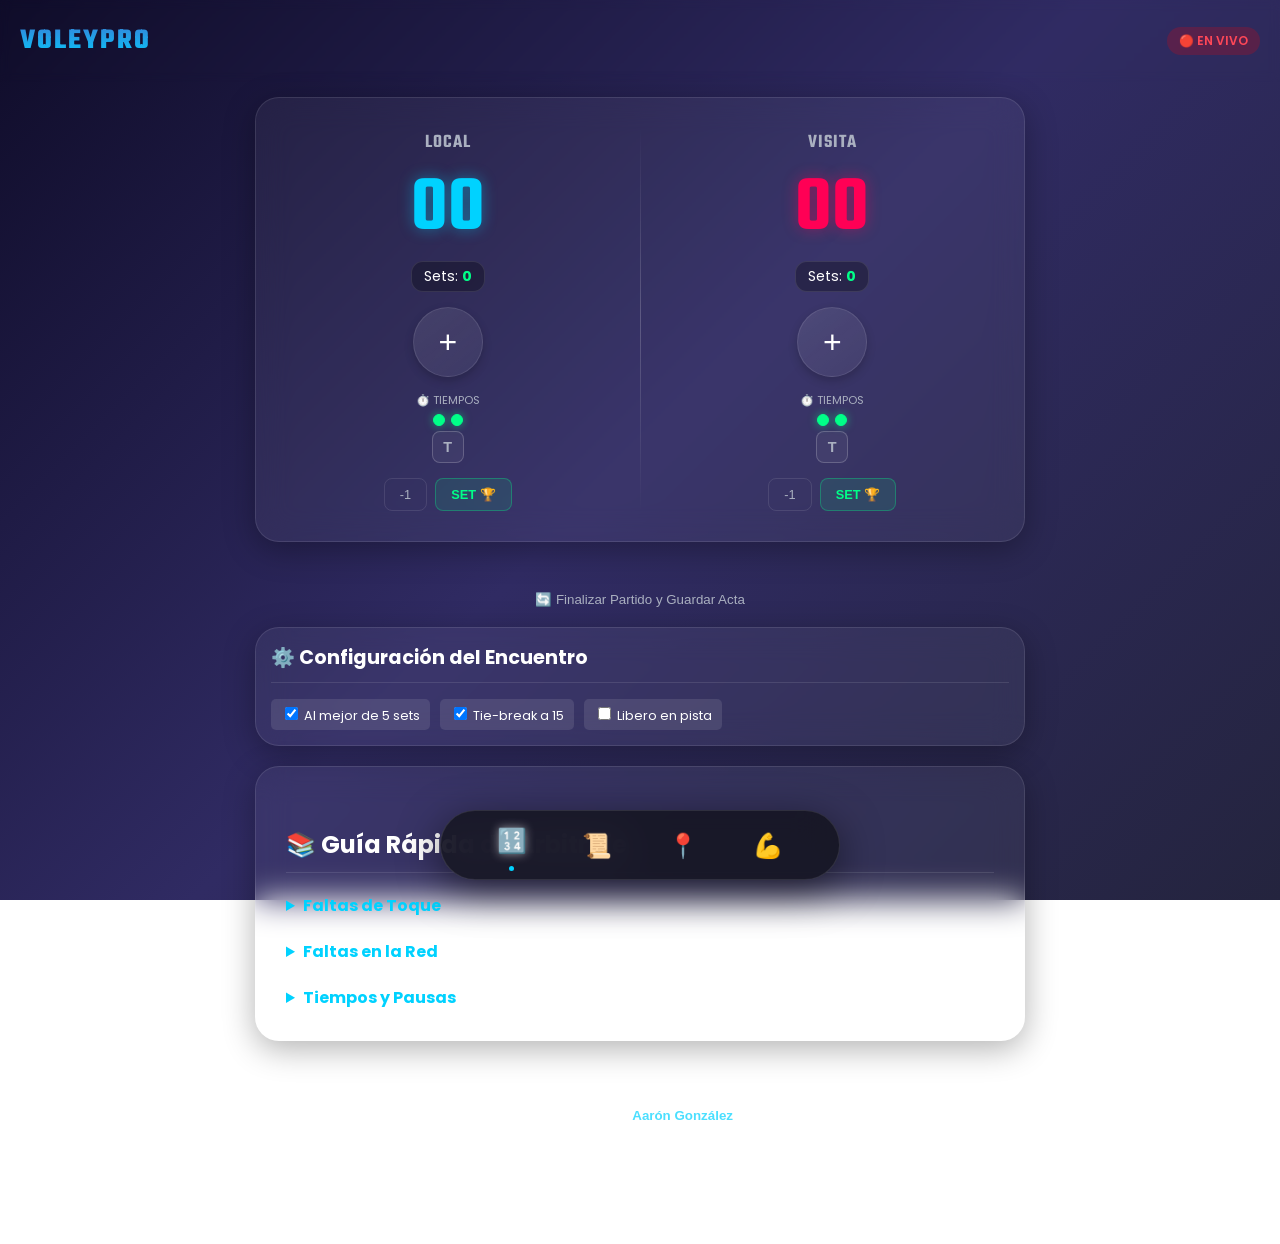
<file: index.html>
<!DOCTYPE html>
<html lang="es">
<head>
    <script async src="https://www.googletagmanager.com/gtag/js?id=G-ZXZ7EXQDS0"></script>
    <script>
      window.dataLayer = window.dataLayer || [];
      function gtag(){dataLayer.push(arguments);}
      gtag('js', new Date());
      gtag('config', 'G-ZXZ7EXQDS0');
    </script>
    <meta name="google-site-verification" content="Rgpf1jT5SVOOH97kUW35P55ZfLAzq5f1rx5CBfAqjfU" />
    <meta charset="UTF-8">
    <meta name="viewport" content="width=device-width, initial-scale=1.0">
    <title>Marcador Voley Pro - Panel de Control</title>
    <link rel="preconnect" href="https://fonts.googleapis.com">
    <link rel="preconnect" href="https://fonts.gstatic.com" crossorigin>
    <link href="https://fonts.googleapis.com/css2?family=Poppins:wght@300;400;600&family=Teko:wght@600;700&display=swap" rel="stylesheet">
    <link rel="stylesheet" href="style.css">
</head>
<body>
    <header class="app-header">
        <a href="index.html" class="logo">VoleyPro</a>
        <div class="status-indicator">🔴 EN VIVO</div>
    </header>

    <main class="app-container">
        
        <div class="scoreboard-card">
            <div class="team-column">
                <input type="text" value="LOCAL" class="team-name-input" />
                <div class="score-big" id="puntosLocal">00</div>
                <div class="sets-badge">Sets: <span id="setsLocal">0</span></div>

                <button class="btn-giant push-effect" onclick="sumarPunto('local')">+</button>
                <div class="timeouts-container">
                    <span class="timeout-label">⏱️ Tiempos</span>
                    <div class="timeout-indicators" id="timeoutsLocal">
                        <span class="timeout-dot active"></span>
                        <span class="timeout-dot active"></span>
                    </div>
                    <button class="btn-timeout" id="btnTimeoutLocal" onclick="consumirTiempoMuerto('local')">T</button>
                </div>
                <div class="secondary-actions">
                    <button class="btn-small" onclick="restarPunto('local')">-1</button>
                    <button class="btn-small btn-set" onclick="sumarSet('local')">SET 🏆</button>
                </div>
            </div>

            <div class="divider-vertical"></div>

            <div class="team-column">
                <input type="text" value="VISITA" class="team-name-input" />
                <div class="score-big" id="puntosVisitante">00</div>
                <div class="sets-badge">Sets: <span id="setsVisitante">0</span></div>

                <button class="btn-giant push-effect" onclick="sumarPunto('visitante')">+</button>
                <div class="timeouts-container">
                    <span class="timeout-label">⏱️ Tiempos</span>
                    <div class="timeout-indicators" id="timeoutsVisitante">
                        <span class="timeout-dot active"></span>
                        <span class="timeout-dot active"></span>
                    </div>
                    <button class="btn-timeout" id="btnTimeoutVisitante" onclick="consumirTiempoMuerto('visitante')">T</button>
                </div>
                <div class="secondary-actions">
                    <button class="btn-small" onclick="restarPunto('visitante')">-1</button>
                    <button class="btn-small btn-set" onclick="sumarSet('visitante')">SET 🏆</button>
                </div>
            </div>
        </div>

        <button class="btn-reset-text" onclick="reiniciarPartido()">🔄 Finalizar Partido y Guardar Acta</button>

        <article class="info-voley" style="padding: 15px;">
            <h2 style="margin-top:0; font-size: 1.2rem;">⚙️ Configuración del Encuentro</h2>
            <div style="display: flex; gap: 10px; flex-wrap: wrap; margin-top: 10px;">
                <label style="background: rgba(255,255,255,0.1); padding: 5px 10px; border-radius: 5px; font-size: 0.8rem;">
                    <input type="checkbox" checked> Al mejor de 5 sets
                </label>
                <label style="background: rgba(255,255,255,0.1); padding: 5px 10px; border-radius: 5px; font-size: 0.8rem;">
                    <input type="checkbox" checked> Tie-break a 15
                </label>
                <label style="background: rgba(255,255,255,0.1); padding: 5px 10px; border-radius: 5px; font-size: 0.8rem;">
                    <input type="checkbox"> Libero en pista
                </label>
            </div>
        </article>

        <article class="info-voley">
            <h2>📚 Guía Rápida de Arbitraje</h2>
            <details style="margin-bottom: 10px; border-bottom: 1px solid rgba(255,255,255,0.1); padding-bottom: 10px;">
                <summary style="font-weight: bold; color: var(--local-color); cursor: pointer;">Faltas de Toque</summary>
                <p style="font-size: 0.9rem; margin-top: 5px;">
                    <strong>Dobles:</strong> Un jugador golpea el balón dos veces consecutivas (o el balón toca varias partes de su cuerpo sucesivamente).<br>
                    <strong>Retención:</strong> El balón es atrapado o lanzado; no rebota en el toque.
                </p>
            </details>
            <details style="margin-bottom: 10px; border-bottom: 1px solid rgba(255,255,255,0.1); padding-bottom: 10px;">
                <summary style="font-weight: bold; color: var(--local-color); cursor: pointer;">Faltas en la Red</summary>
                <p style="font-size: 0.9rem; margin-top: 5px;">
                    <strong>Contacto:</strong> Tocar la banda superior de la red mientras se juega el balón.<br>
                    <strong>Invasión:</strong> Cruzar completamente la línea central con el pie.
                </p>
            </details>
            <details>
                <summary style="font-weight: bold; color: var(--local-color); cursor: pointer;">Tiempos y Pausas</summary>
                <p style="font-size: 0.9rem; margin-top: 5px;">
                    Cada equipo tiene derecho a <strong>2 tiempos muertos</strong> de 30 segundos por set.
                </p>
            </details>
        </article>
    </main>

    <nav class="bottom-nav">
        <a href="index.html" class="nav-item active">
            <span class="icon">🔢</span>
        </a>
        <a href="historial.html" class="nav-item">
            <span class="icon">📜</span>
        </a>
        <a href="posiciones.html" class="nav-item">
            <span class="icon">📍</span>
        </a>
        <a href="entrenamientos.html" class="nav-item">
            <span class="icon">💪</span>
        </a>
    </nav>

    <script src="script.js"></script> 
    
    <footer style="text-align: center; margin-top: 30px; padding-bottom: 20px; color: white; opacity: 0.7; font-family: sans-serif;">
        <small>Developed by <a href="https://www.linkedin.com/in/aar%C3%B3n-gonz%C3%A1lez-naranjo-660b62406/" target="_blank" style="color: #00d2ff; text-decoration: none; font-weight: bold;">Aarón González</a></small>
    </footer>
</body>
</html>
</file>
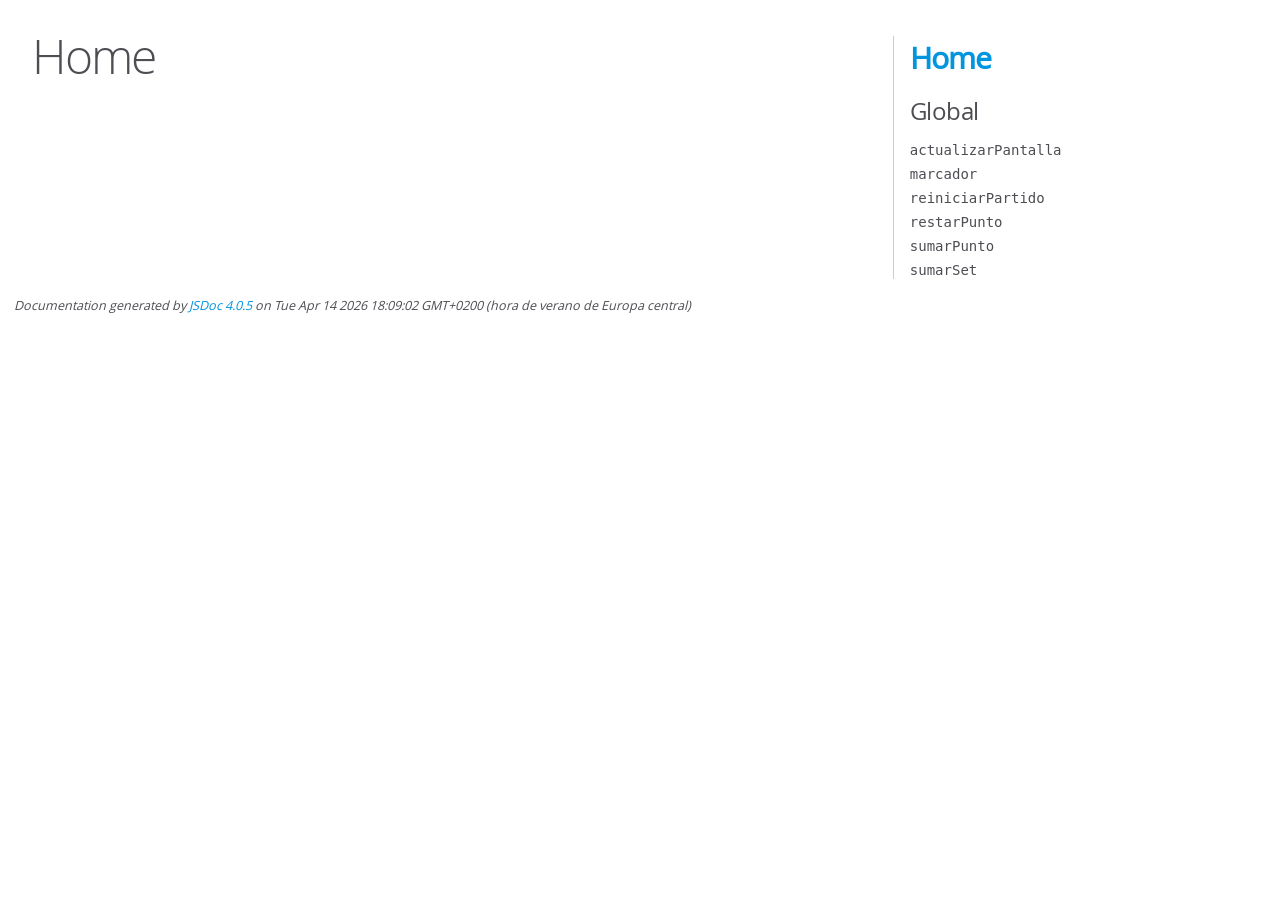
<file: docs/index.html>
<!DOCTYPE html>
<html lang="en">
<head>
    <meta charset="utf-8">
    <title>JSDoc: Home</title>

    <script src="scripts/prettify/prettify.js"> </script>
    <script src="scripts/prettify/lang-css.js"> </script>
    <!--[if lt IE 9]>
      <script src="//html5shiv.googlecode.com/svn/trunk/html5.js"></script>
    <![endif]-->
    <link type="text/css" rel="stylesheet" href="styles/prettify-tomorrow.css">
    <link type="text/css" rel="stylesheet" href="styles/jsdoc-default.css">
</head>

<body>

<div id="main">

    <h1 class="page-title">Home</h1>

    



    


    <h3> </h3>










    









</div>

<nav>
    <h2><a href="index.html">Home</a></h2><h3>Global</h3><ul><li><a href="global.html#actualizarPantalla">actualizarPantalla</a></li><li><a href="global.html#marcador">marcador</a></li><li><a href="global.html#reiniciarPartido">reiniciarPartido</a></li><li><a href="global.html#restarPunto">restarPunto</a></li><li><a href="global.html#sumarPunto">sumarPunto</a></li><li><a href="global.html#sumarSet">sumarSet</a></li></ul>
</nav>

<br class="clear">

<footer>
    Documentation generated by <a href="https://github.com/jsdoc/jsdoc">JSDoc 4.0.5</a> on Tue Apr 14 2026 18:09:02 GMT+0200 (hora de verano de Europa central)
</footer>

<script> prettyPrint(); </script>
<script src="scripts/linenumber.js"> </script>
</body>
</html>
</file>
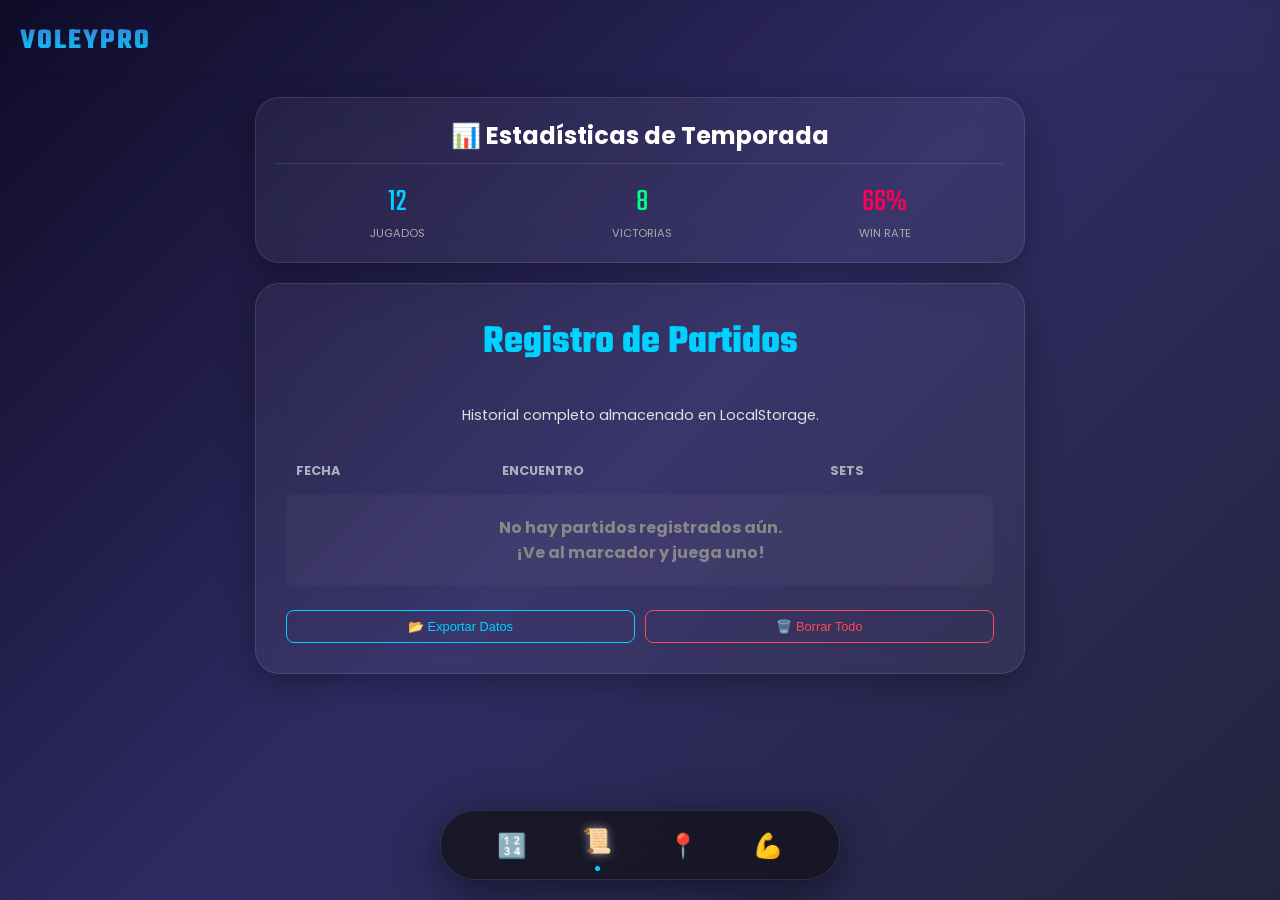
<file: historial.html>
<!DOCTYPE html>
<html lang="es">
<head>
    <meta charset="UTF-8">
    <meta name="viewport" content="width=device-width, initial-scale=1.0">
    <title>Historial y Estadísticas - VoleyPro</title>
    <link href="https://fonts.googleapis.com/css2?family=Poppins:wght@300;400;600&family=Teko:wght@600;700&display=swap" rel="stylesheet">
    <link rel="stylesheet" href="style.css">
</head>
<body>
    <header class="app-header">
        <a href="index.html" class="logo">VoleyPro</a>
    </header>

    <main class="app-container">
        
        <article class="info-voley" style="padding: 20px; text-align: center; margin-bottom: 20px;">
            <h2 style="margin-top: 0; margin-bottom: 15px;">📊 Estadísticas de Temporada</h2>
            <div style="display: flex; justify-content: space-around;">
                <div>
                    <div style="font-size: 2rem; font-family: 'Teko'; color: var(--local-color);">12</div>
                    <div style="font-size: 0.7rem; color: #aaa;">JUGADOS</div>
                </div>
                <div>
                    <div style="font-size: 2rem; font-family: 'Teko'; color: var(--success);">8</div>
                    <div style="font-size: 0.7rem; color: #aaa;">VICTORIAS</div>
                </div>
                <div>
                    <div style="font-size: 2rem; font-family: 'Teko'; color: var(--visit-color);">66%</div>
                    <div style="font-size: 0.7rem; color: #aaa;">WIN RATE</div>
                </div>
            </div>
        </article>

        <article class="info-voley">
            <h1>Registro de Partidos</h1>
            <p style="text-align: center; font-size: 0.9rem; margin-bottom: 20px;">
                Historial completo almacenado en LocalStorage.
            </p>

            <table class="tabla-voley">
                <thead>
                    <tr>
                        <th>Fecha</th>
                        <th>Encuentro</th>
                        <th>Sets</th>
                    </tr>
                </thead>
                <tbody id="listaPartidos">
                    </tbody>
            </table>
            
            <div style="display: flex; gap: 10px; margin-top: 20px;">
                <button onclick="exportarCSV()" class="btn-small" style="width: 100%; border-color: var(--local-color); color: var(--local-color);">
                    📂 Exportar Datos
                </button>
                <button onclick="borrarHistorial()" class="btn-small" style="width: 100%; border-color: #ff4757; color: #ff4757;">
                    🗑️ Borrar Todo
                </button>
            </div>
        </article>
    </main>

    <nav class="bottom-nav">
        <a href="index.html" class="nav-item">
            <span class="icon">🔢</span>
        </a>
        <a href="historial.html" class="nav-item active">
            <span class="icon">📜</span>
        </a>
        <a href="posiciones.html" class="nav-item">
            <span class="icon">📍</span>
        </a>
        <a href="entrenamientos.html" class="nav-item">
            <span class="icon">💪</span>
        </a>
    </nav>

    <script>
        const lista = document.getElementById('listaPartidos');
        const historial = JSON.parse(localStorage.getItem('voley_historial')) || [];

        if(historial.length === 0) {
            lista.innerHTML = '<tr><td colspan="3" style="text-align:center; color:#888; padding: 20px;">No hay partidos registrados aún.<br>¡Ve al marcador y juega uno!</td></tr>';
        } else {
            historial.forEach(p => {
                lista.innerHTML += `
                    <tr>
                        <td style="font-size: 0.8rem; color: #aaa;">${p.fecha}</td>
                        <td>
                            <strong style="color:#fff">${p.local}</strong>
                            <br><span style="font-size:0.75rem; color:#666">vs</span><br>
                            <span style="color:#aaa">${p.visitante}</span>
                        </td>
                        <td style="font-size: 1.5rem; font-family:'Teko'; color: var(--success); text-align: center;">
                            ${p.setsL} - ${p.setsV}
                        </td>
                    </tr>
                `;
            });
        }

        function borrarHistorial() {
            if(confirm('¿Seguro que quieres borrar el historial permanentemente?')) {
                localStorage.removeItem('voley_historial');
                location.reload();
            }
        }

        function exportarCSV() {
            const historialData = JSON.parse(localStorage.getItem('voley_historial')) || [];
            
            if(historialData.length === 0) {
                alert('No hay datos en el historial para exportar.');
                return;
            }

            // Crear cabeceras
            const cabeceras = ['Fecha', 'Equipo Local', 'Equipo Visitante', 'Sets Local', 'Sets Visitante'];
            
            // Construir filas asegurando que las cadenas con comas no rompan el CSV
            const filas = historialData.map(p => [
                p.fecha, 
                `"${p.local}"`, 
                `"${p.visitante}"`, 
                p.setsL, 
                p.setsV
            ]);

            // Unir todo en formato CSV
            let csvContent = cabeceras.join(',') + '\n';
            filas.forEach(fila => {
                csvContent += fila.join(',') + '\n';
            });

            // Añadir BOM para que Excel lea correctamente los acentos (UTF-8)
            const bom = new Uint8Array([0xEF, 0xBB, 0xBF]);
            const blob = new Blob([bom, csvContent], { type: 'text/csv;charset=utf-8;' });
            
            // Crear enlace de descarga y disparar el click
            const url = URL.createObjectURL(blob);
            const a = document.createElement('a');
            a.href = url;
            a.setAttribute('download', 'historial_voley.csv');
            document.body.appendChild(a);
            a.click();
            document.body.removeChild(a);
        }
    </script>
</body>
</html>
</file>
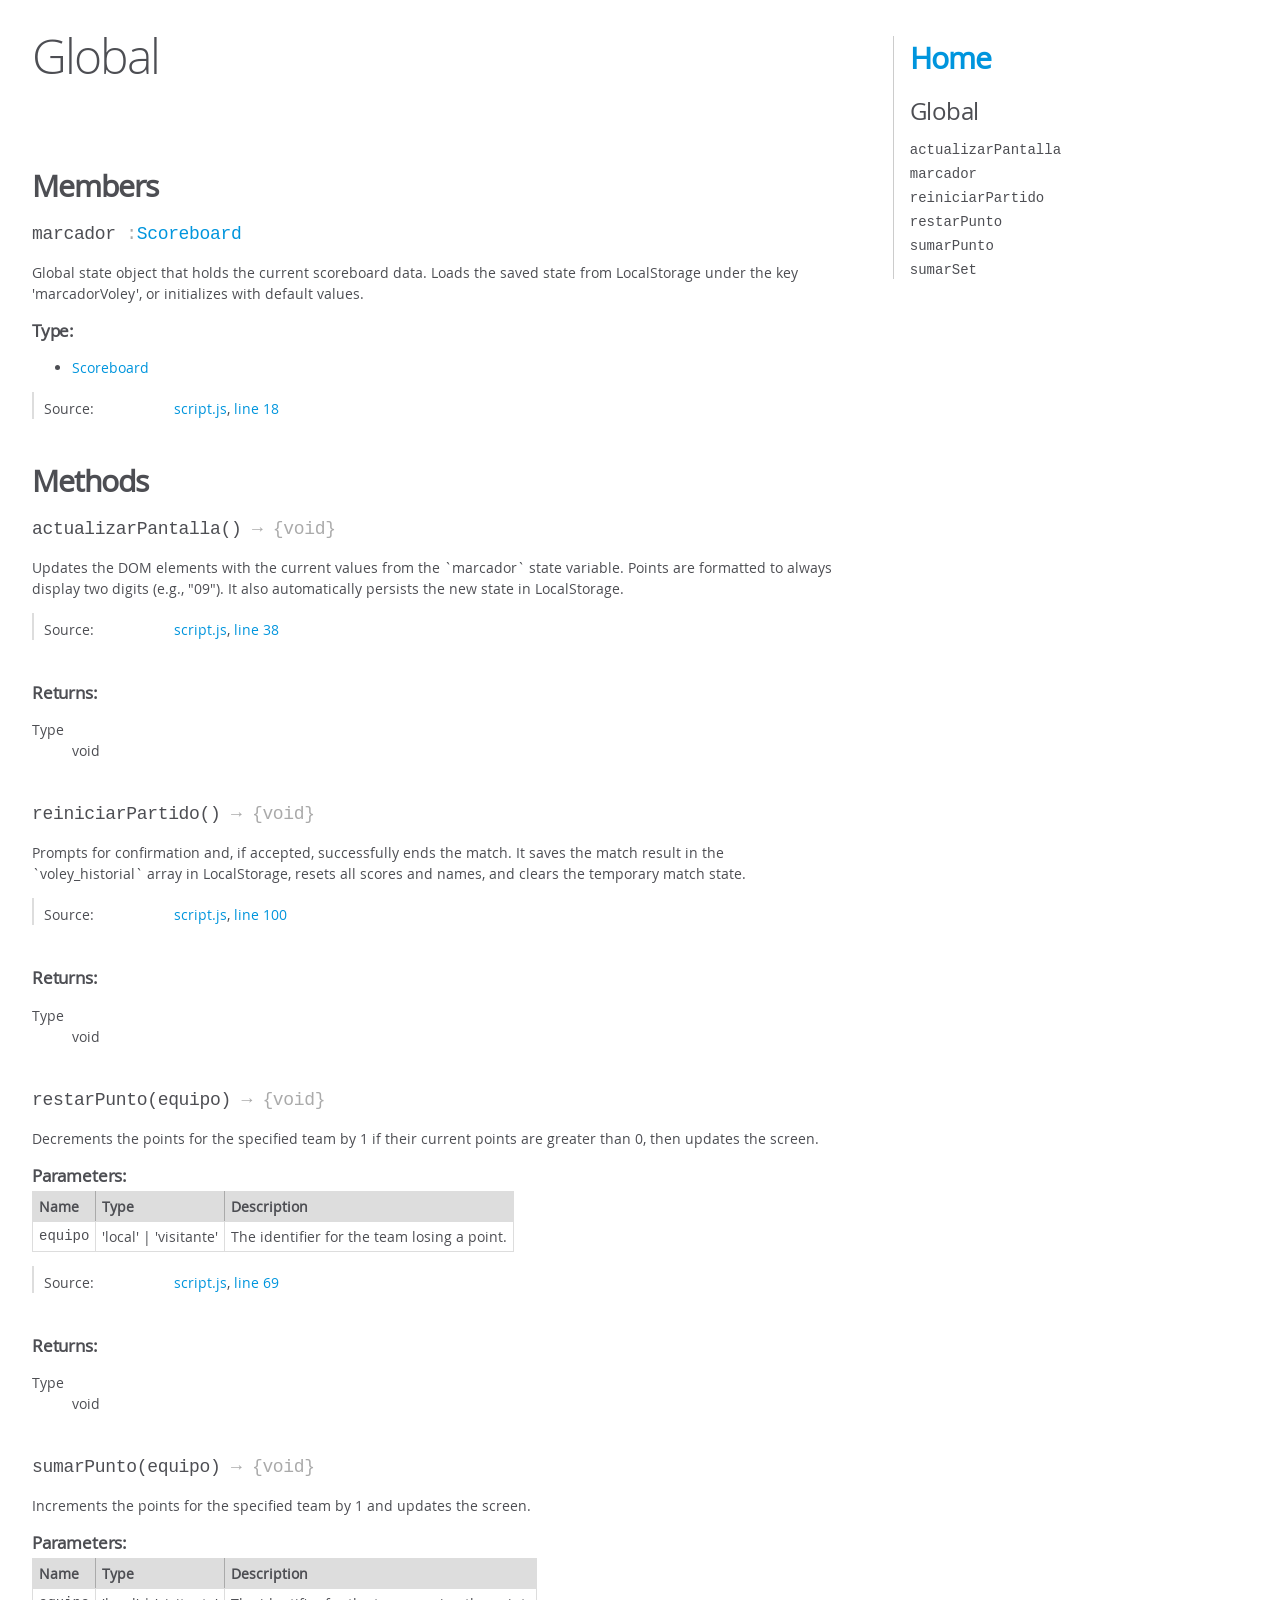
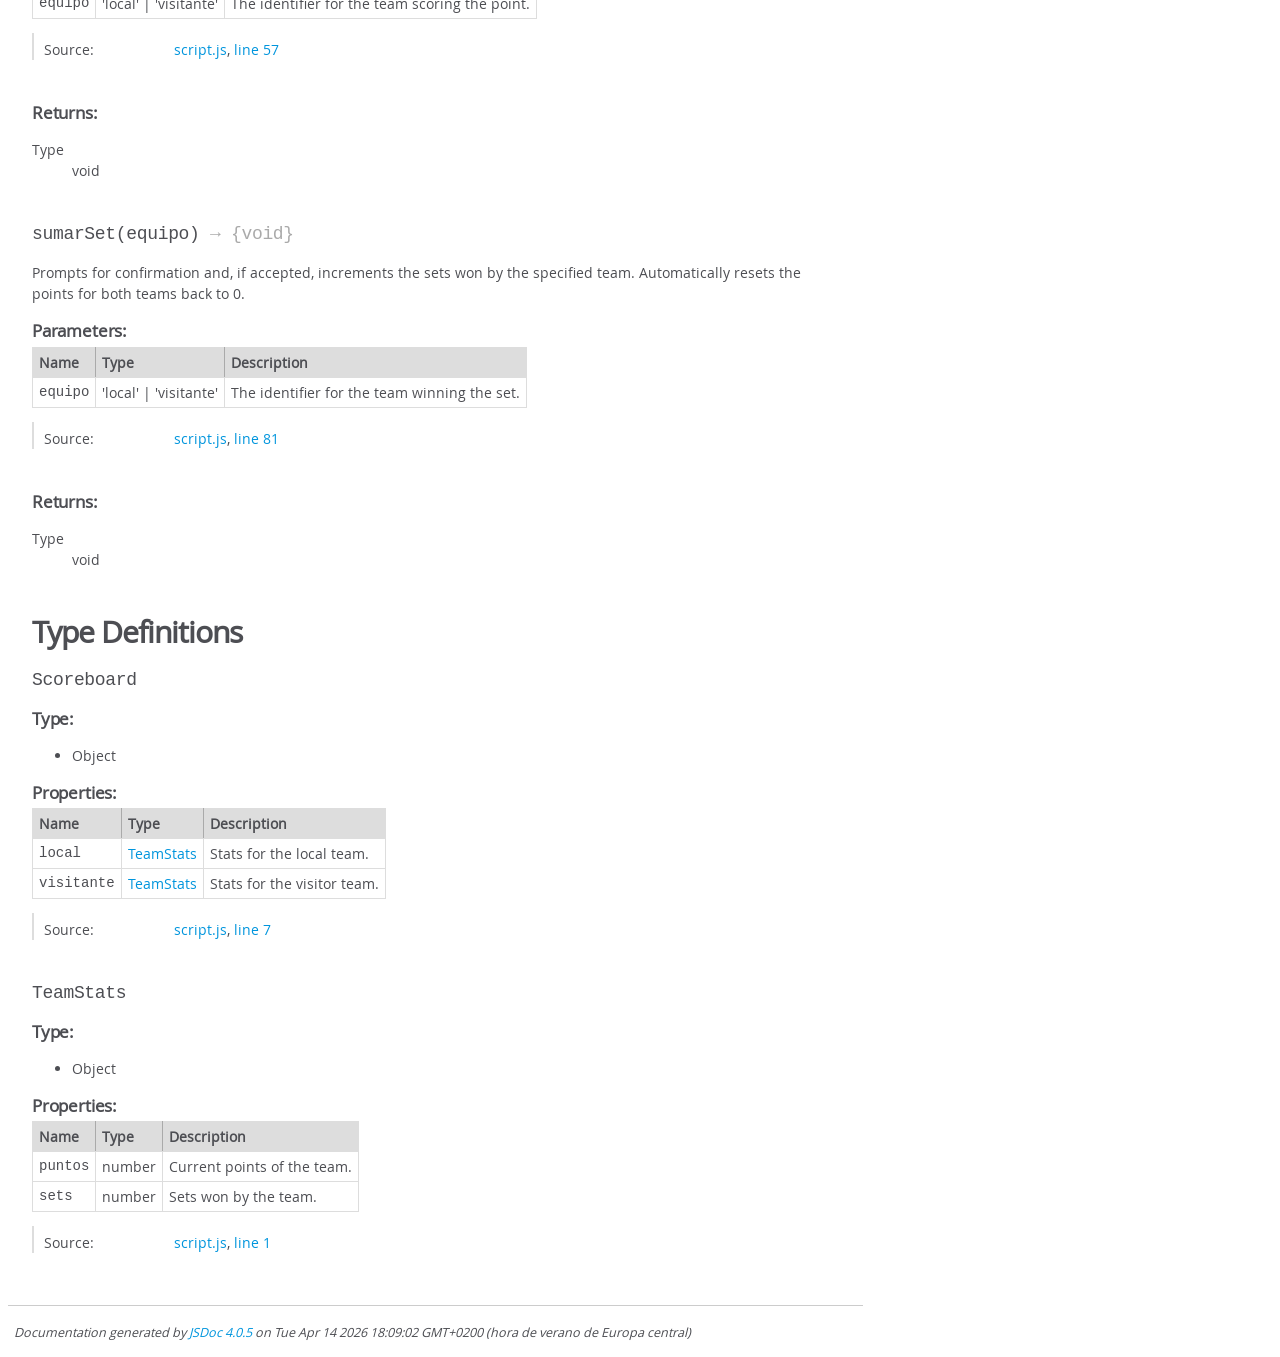
<file: docs/global.html>
<!DOCTYPE html>
<html lang="en">
<head>
    <meta charset="utf-8">
    <title>JSDoc: Global</title>

    <script src="scripts/prettify/prettify.js"> </script>
    <script src="scripts/prettify/lang-css.js"> </script>
    <!--[if lt IE 9]>
      <script src="//html5shiv.googlecode.com/svn/trunk/html5.js"></script>
    <![endif]-->
    <link type="text/css" rel="stylesheet" href="styles/prettify-tomorrow.css">
    <link type="text/css" rel="stylesheet" href="styles/jsdoc-default.css">
</head>

<body>

<div id="main">

    <h1 class="page-title">Global</h1>

    




<section>

<header>
    
        <h2></h2>
        
    
</header>

<article>
    <div class="container-overview">
    
        

        


<dl class="details">

    

    

    

    

    

    

    

    

    

    

    

    

    

    

    

    
</dl>


        
    
    </div>

    

    

    

    

    

    

    
        <h3 class="subsection-title">Members</h3>

        
            
<h4 class="name" id="marcador"><span class="type-signature"></span>marcador<span class="type-signature"> :<a href="global.html#Scoreboard">Scoreboard</a></span></h4>




<div class="description">
    Global state object that holds the current scoreboard data.
Loads the saved state from LocalStorage under the key 'marcadorVoley', or initializes with default values.
</div>



    <h5>Type:</h5>
    <ul>
        <li>
            
<span class="param-type"><a href="global.html#Scoreboard">Scoreboard</a></span>


        </li>
    </ul>





<dl class="details">

    

    

    

    

    

    

    

    

    

    

    

    

    
    <dt class="tag-source">Source:</dt>
    <dd class="tag-source"><ul class="dummy"><li>
        <a href="script.js.html">script.js</a>, <a href="script.js.html#line18">line 18</a>
    </li></ul></dd>
    

    

    

    
</dl>






        
    

    
        <h3 class="subsection-title">Methods</h3>

        
            

    

    
    <h4 class="name" id="actualizarPantalla"><span class="type-signature"></span>actualizarPantalla<span class="signature">()</span><span class="type-signature"> &rarr; {void}</span></h4>
    

    



<div class="description">
    Updates the DOM elements with the current values from the `marcador` state variable.
Points are formatted to always display two digits (e.g., "09").
It also automatically persists the new state in LocalStorage.
</div>













<dl class="details">

    

    

    

    

    

    

    

    

    

    

    

    

    
    <dt class="tag-source">Source:</dt>
    <dd class="tag-source"><ul class="dummy"><li>
        <a href="script.js.html">script.js</a>, <a href="script.js.html#line38">line 38</a>
    </li></ul></dd>
    

    

    

    
</dl>















<h5>Returns:</h5>

        


<dl>
    <dt>
        Type
    </dt>
    <dd>
        
<span class="param-type">void</span>


    </dd>
</dl>

    





        
            

    

    
    <h4 class="name" id="reiniciarPartido"><span class="type-signature"></span>reiniciarPartido<span class="signature">()</span><span class="type-signature"> &rarr; {void}</span></h4>
    

    



<div class="description">
    Prompts for confirmation and, if accepted, successfully ends the match.
It saves the match result in the `voley_historial` array in LocalStorage, resets all scores and names,
and clears the temporary match state.
</div>













<dl class="details">

    

    

    

    

    

    

    

    

    

    

    

    

    
    <dt class="tag-source">Source:</dt>
    <dd class="tag-source"><ul class="dummy"><li>
        <a href="script.js.html">script.js</a>, <a href="script.js.html#line100">line 100</a>
    </li></ul></dd>
    

    

    

    
</dl>















<h5>Returns:</h5>

        


<dl>
    <dt>
        Type
    </dt>
    <dd>
        
<span class="param-type">void</span>


    </dd>
</dl>

    





        
            

    

    
    <h4 class="name" id="restarPunto"><span class="type-signature"></span>restarPunto<span class="signature">(equipo)</span><span class="type-signature"> &rarr; {void}</span></h4>
    

    



<div class="description">
    Decrements the points for the specified team by 1 if their current points are greater than 0, then updates the screen.
</div>









    <h5>Parameters:</h5>
    

<table class="params">
    <thead>
    <tr>
        
        <th>Name</th>
        

        <th>Type</th>

        

        

        <th class="last">Description</th>
    </tr>
    </thead>

    <tbody>
    

        <tr>
            
                <td class="name"><code>equipo</code></td>
            

            <td class="type">
            
                
<span class="param-type">'local'</span>
|

<span class="param-type">'visitante'</span>


            
            </td>

            

            

            <td class="description last">The identifier for the team losing a point.</td>
        </tr>

    
    </tbody>
</table>






<dl class="details">

    

    

    

    

    

    

    

    

    

    

    

    

    
    <dt class="tag-source">Source:</dt>
    <dd class="tag-source"><ul class="dummy"><li>
        <a href="script.js.html">script.js</a>, <a href="script.js.html#line69">line 69</a>
    </li></ul></dd>
    

    

    

    
</dl>















<h5>Returns:</h5>

        


<dl>
    <dt>
        Type
    </dt>
    <dd>
        
<span class="param-type">void</span>


    </dd>
</dl>

    





        
            

    

    
    <h4 class="name" id="sumarPunto"><span class="type-signature"></span>sumarPunto<span class="signature">(equipo)</span><span class="type-signature"> &rarr; {void}</span></h4>
    

    



<div class="description">
    Increments the points for the specified team by 1 and updates the screen.
</div>









    <h5>Parameters:</h5>
    

<table class="params">
    <thead>
    <tr>
        
        <th>Name</th>
        

        <th>Type</th>

        

        

        <th class="last">Description</th>
    </tr>
    </thead>

    <tbody>
    

        <tr>
            
                <td class="name"><code>equipo</code></td>
            

            <td class="type">
            
                
<span class="param-type">'local'</span>
|

<span class="param-type">'visitante'</span>


            
            </td>

            

            

            <td class="description last">The identifier for the team scoring the point.</td>
        </tr>

    
    </tbody>
</table>






<dl class="details">

    

    

    

    

    

    

    

    

    

    

    

    

    
    <dt class="tag-source">Source:</dt>
    <dd class="tag-source"><ul class="dummy"><li>
        <a href="script.js.html">script.js</a>, <a href="script.js.html#line57">line 57</a>
    </li></ul></dd>
    

    

    

    
</dl>















<h5>Returns:</h5>

        


<dl>
    <dt>
        Type
    </dt>
    <dd>
        
<span class="param-type">void</span>


    </dd>
</dl>

    





        
            

    

    
    <h4 class="name" id="sumarSet"><span class="type-signature"></span>sumarSet<span class="signature">(equipo)</span><span class="type-signature"> &rarr; {void}</span></h4>
    

    



<div class="description">
    Prompts for confirmation and, if accepted, increments the sets won by the specified team.
Automatically resets the points for both teams back to 0.
</div>









    <h5>Parameters:</h5>
    

<table class="params">
    <thead>
    <tr>
        
        <th>Name</th>
        

        <th>Type</th>

        

        

        <th class="last">Description</th>
    </tr>
    </thead>

    <tbody>
    

        <tr>
            
                <td class="name"><code>equipo</code></td>
            

            <td class="type">
            
                
<span class="param-type">'local'</span>
|

<span class="param-type">'visitante'</span>


            
            </td>

            

            

            <td class="description last">The identifier for the team winning the set.</td>
        </tr>

    
    </tbody>
</table>






<dl class="details">

    

    

    

    

    

    

    

    

    

    

    

    

    
    <dt class="tag-source">Source:</dt>
    <dd class="tag-source"><ul class="dummy"><li>
        <a href="script.js.html">script.js</a>, <a href="script.js.html#line81">line 81</a>
    </li></ul></dd>
    

    

    

    
</dl>















<h5>Returns:</h5>

        


<dl>
    <dt>
        Type
    </dt>
    <dd>
        
<span class="param-type">void</span>


    </dd>
</dl>

    





        
    

    
        <h3 class="subsection-title">Type Definitions</h3>

        
                
<h4 class="name" id="Scoreboard">Scoreboard</h4>






    <h5>Type:</h5>
    <ul>
        <li>
            
<span class="param-type">Object</span>


        </li>
    </ul>





    <h5 class="subsection-title">Properties:</h5>

    

<table class="props">
    <thead>
    <tr>
        
        <th>Name</th>
        

        <th>Type</th>

        

        

        <th class="last">Description</th>
    </tr>
    </thead>

    <tbody>
    

        <tr>
            
                <td class="name"><code>local</code></td>
            

            <td class="type">
            
                
<span class="param-type"><a href="global.html#TeamStats">TeamStats</a></span>


            
            </td>

            

            

            <td class="description last">Stats for the local team.</td>
        </tr>

    

        <tr>
            
                <td class="name"><code>visitante</code></td>
            

            <td class="type">
            
                
<span class="param-type"><a href="global.html#TeamStats">TeamStats</a></span>


            
            </td>

            

            

            <td class="description last">Stats for the visitor team.</td>
        </tr>

    
    </tbody>
</table>




<dl class="details">

    

    

    

    

    

    

    

    

    

    

    

    

    
    <dt class="tag-source">Source:</dt>
    <dd class="tag-source"><ul class="dummy"><li>
        <a href="script.js.html">script.js</a>, <a href="script.js.html#line7">line 7</a>
    </li></ul></dd>
    

    

    

    
</dl>






            
                
<h4 class="name" id="TeamStats">TeamStats</h4>






    <h5>Type:</h5>
    <ul>
        <li>
            
<span class="param-type">Object</span>


        </li>
    </ul>





    <h5 class="subsection-title">Properties:</h5>

    

<table class="props">
    <thead>
    <tr>
        
        <th>Name</th>
        

        <th>Type</th>

        

        

        <th class="last">Description</th>
    </tr>
    </thead>

    <tbody>
    

        <tr>
            
                <td class="name"><code>puntos</code></td>
            

            <td class="type">
            
                
<span class="param-type">number</span>


            
            </td>

            

            

            <td class="description last">Current points of the team.</td>
        </tr>

    

        <tr>
            
                <td class="name"><code>sets</code></td>
            

            <td class="type">
            
                
<span class="param-type">number</span>


            
            </td>

            

            

            <td class="description last">Sets won by the team.</td>
        </tr>

    
    </tbody>
</table>




<dl class="details">

    

    

    

    

    

    

    

    

    

    

    

    

    
    <dt class="tag-source">Source:</dt>
    <dd class="tag-source"><ul class="dummy"><li>
        <a href="script.js.html">script.js</a>, <a href="script.js.html#line1">line 1</a>
    </li></ul></dd>
    

    

    

    
</dl>






            
    

    
</article>

</section>




</div>

<nav>
    <h2><a href="index.html">Home</a></h2><h3>Global</h3><ul><li><a href="global.html#actualizarPantalla">actualizarPantalla</a></li><li><a href="global.html#marcador">marcador</a></li><li><a href="global.html#reiniciarPartido">reiniciarPartido</a></li><li><a href="global.html#restarPunto">restarPunto</a></li><li><a href="global.html#sumarPunto">sumarPunto</a></li><li><a href="global.html#sumarSet">sumarSet</a></li></ul>
</nav>

<br class="clear">

<footer>
    Documentation generated by <a href="https://github.com/jsdoc/jsdoc">JSDoc 4.0.5</a> on Tue Apr 14 2026 18:09:02 GMT+0200 (hora de verano de Europa central)
</footer>

<script> prettyPrint(); </script>
<script src="scripts/linenumber.js"> </script>
</body>
</html>
</file>
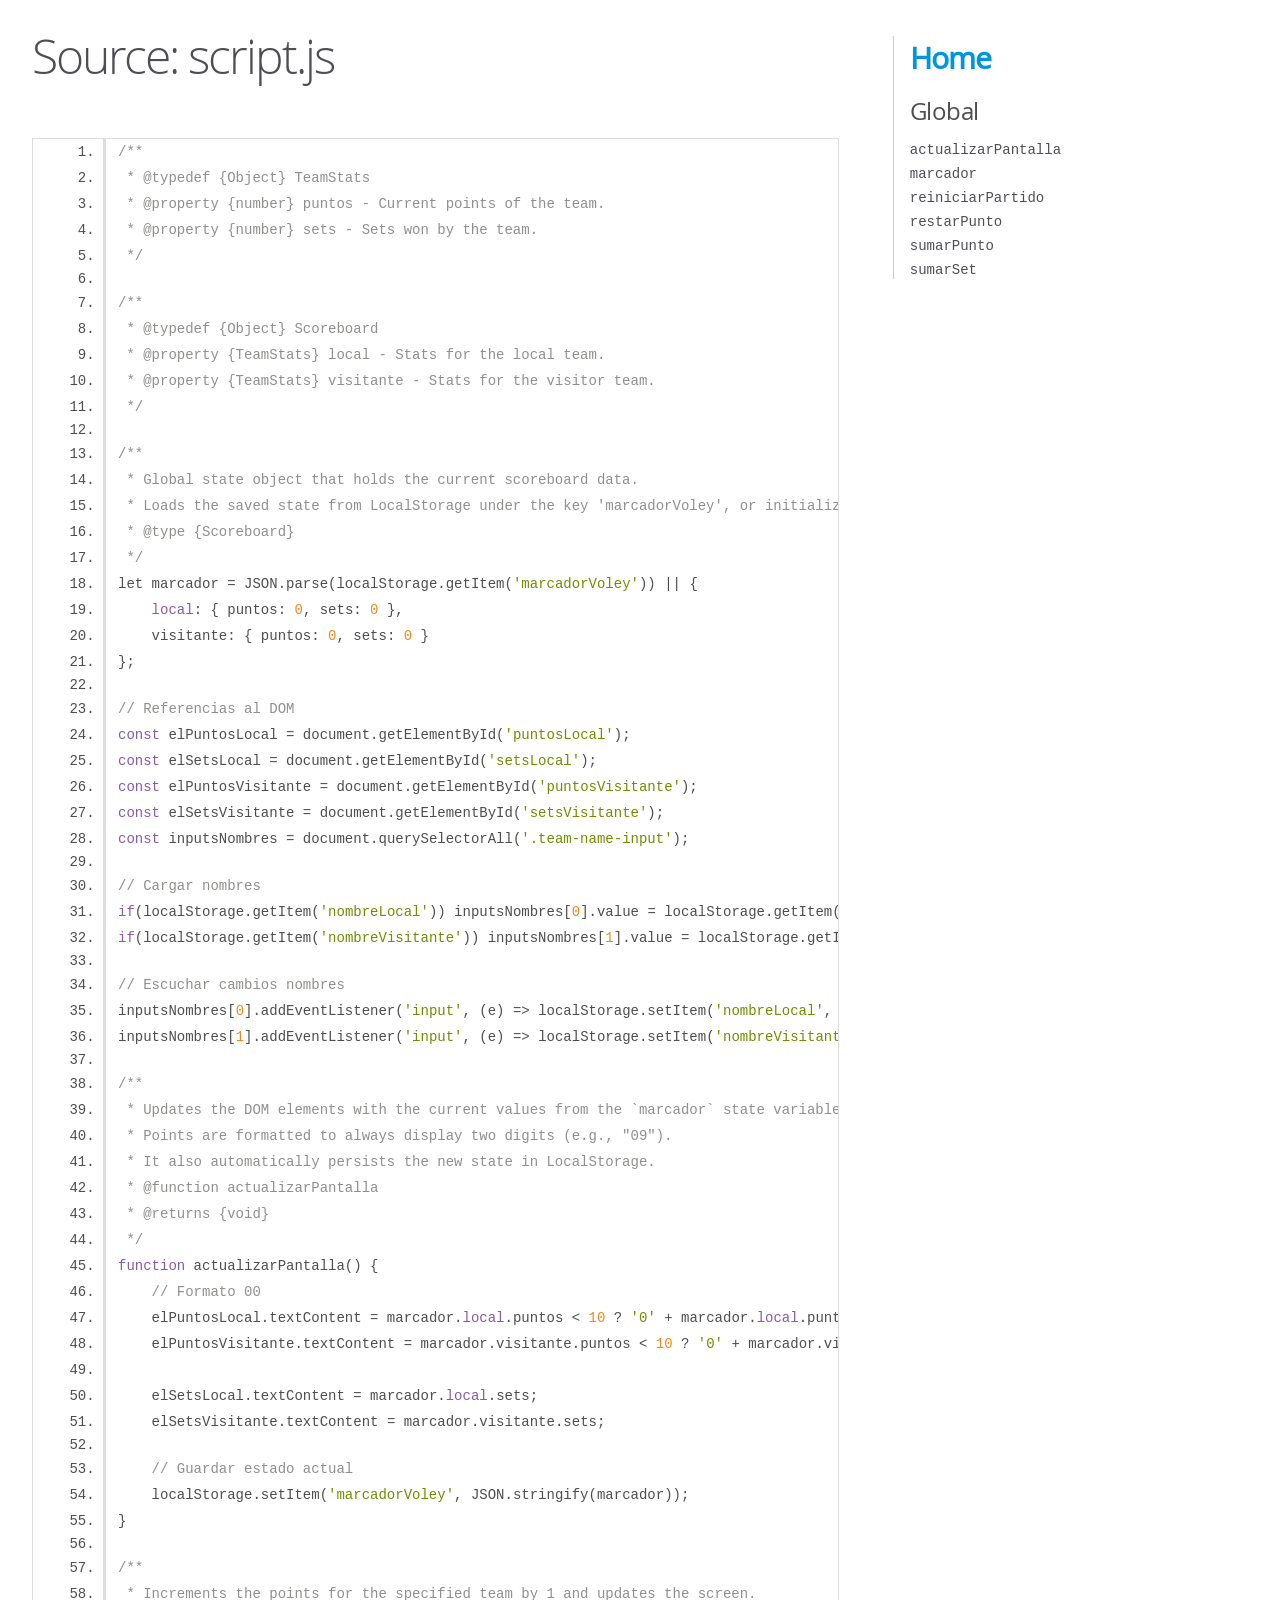
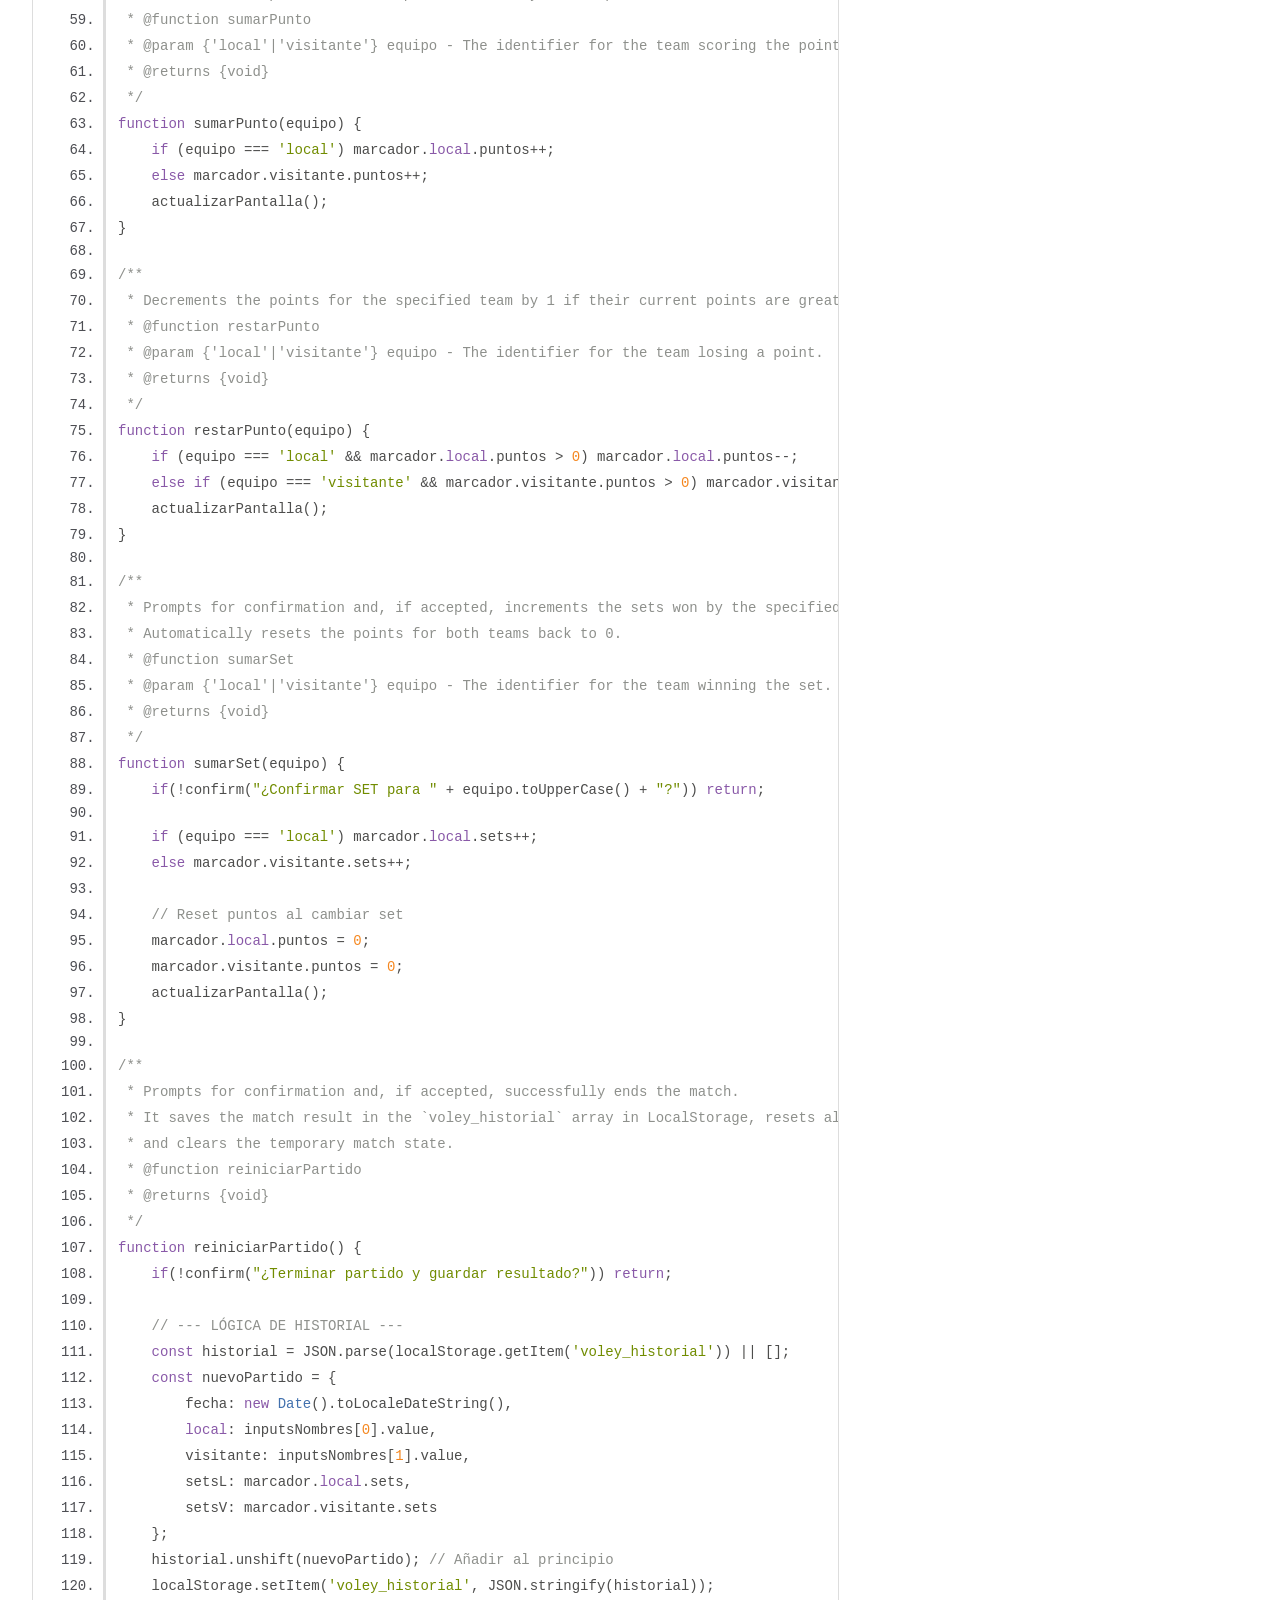
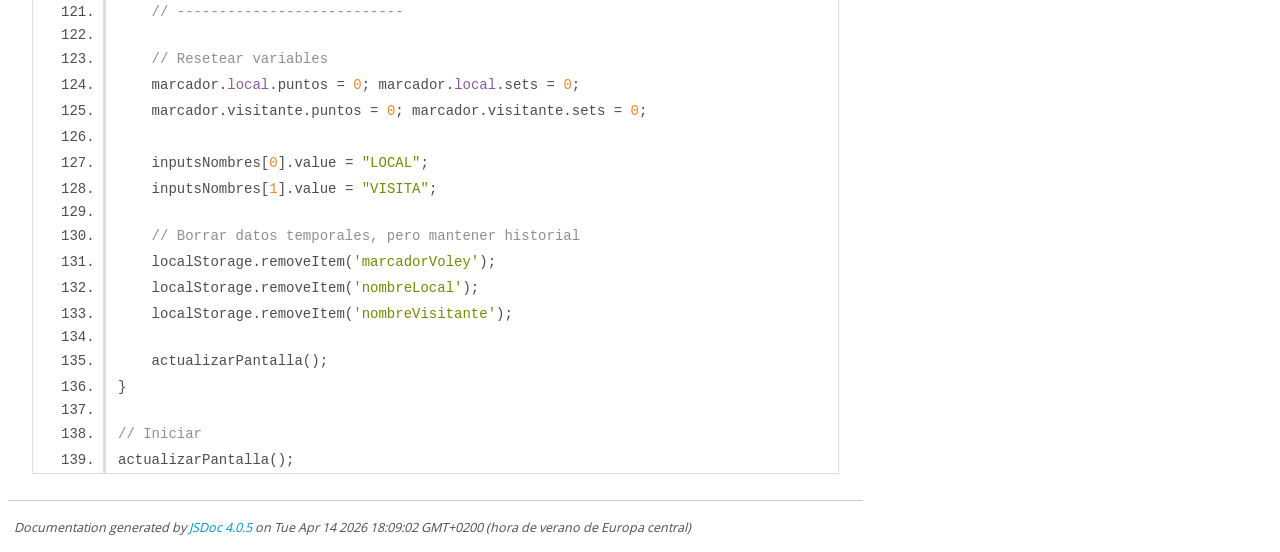
<file: docs/script.js.html>
<!DOCTYPE html>
<html lang="en">
<head>
    <meta charset="utf-8">
    <title>JSDoc: Source: script.js</title>

    <script src="scripts/prettify/prettify.js"> </script>
    <script src="scripts/prettify/lang-css.js"> </script>
    <!--[if lt IE 9]>
      <script src="//html5shiv.googlecode.com/svn/trunk/html5.js"></script>
    <![endif]-->
    <link type="text/css" rel="stylesheet" href="styles/prettify-tomorrow.css">
    <link type="text/css" rel="stylesheet" href="styles/jsdoc-default.css">
</head>

<body>

<div id="main">

    <h1 class="page-title">Source: script.js</h1>

    



    
    <section>
        <article>
            <pre class="prettyprint source linenums"><code>/**
 * @typedef {Object} TeamStats
 * @property {number} puntos - Current points of the team.
 * @property {number} sets - Sets won by the team.
 */

/**
 * @typedef {Object} Scoreboard
 * @property {TeamStats} local - Stats for the local team.
 * @property {TeamStats} visitante - Stats for the visitor team.
 */

/**
 * Global state object that holds the current scoreboard data.
 * Loads the saved state from LocalStorage under the key 'marcadorVoley', or initializes with default values.
 * @type {Scoreboard}
 */
let marcador = JSON.parse(localStorage.getItem('marcadorVoley')) || {
    local: { puntos: 0, sets: 0 },
    visitante: { puntos: 0, sets: 0 }
};

// Referencias al DOM
const elPuntosLocal = document.getElementById('puntosLocal');
const elSetsLocal = document.getElementById('setsLocal');
const elPuntosVisitante = document.getElementById('puntosVisitante');
const elSetsVisitante = document.getElementById('setsVisitante');
const inputsNombres = document.querySelectorAll('.team-name-input'); 

// Cargar nombres
if(localStorage.getItem('nombreLocal')) inputsNombres[0].value = localStorage.getItem('nombreLocal');
if(localStorage.getItem('nombreVisitante')) inputsNombres[1].value = localStorage.getItem('nombreVisitante');

// Escuchar cambios nombres
inputsNombres[0].addEventListener('input', (e) => localStorage.setItem('nombreLocal', e.target.value));
inputsNombres[1].addEventListener('input', (e) => localStorage.setItem('nombreVisitante', e.target.value));

/**
 * Updates the DOM elements with the current values from the `marcador` state variable.
 * Points are formatted to always display two digits (e.g., "09").
 * It also automatically persists the new state in LocalStorage.
 * @function actualizarPantalla
 * @returns {void}
 */
function actualizarPantalla() {
    // Formato 00
    elPuntosLocal.textContent = marcador.local.puntos &lt; 10 ? '0' + marcador.local.puntos : marcador.local.puntos;
    elPuntosVisitante.textContent = marcador.visitante.puntos &lt; 10 ? '0' + marcador.visitante.puntos : marcador.visitante.puntos;
    
    elSetsLocal.textContent = marcador.local.sets;
    elSetsVisitante.textContent = marcador.visitante.sets;

    // Guardar estado actual
    localStorage.setItem('marcadorVoley', JSON.stringify(marcador));
}

/**
 * Increments the points for the specified team by 1 and updates the screen.
 * @function sumarPunto
 * @param {'local'|'visitante'} equipo - The identifier for the team scoring the point.
 * @returns {void}
 */
function sumarPunto(equipo) {
    if (equipo === 'local') marcador.local.puntos++;
    else marcador.visitante.puntos++;
    actualizarPantalla();
}

/**
 * Decrements the points for the specified team by 1 if their current points are greater than 0, then updates the screen.
 * @function restarPunto
 * @param {'local'|'visitante'} equipo - The identifier for the team losing a point.
 * @returns {void}
 */
function restarPunto(equipo) {
    if (equipo === 'local' &amp;&amp; marcador.local.puntos > 0) marcador.local.puntos--;
    else if (equipo === 'visitante' &amp;&amp; marcador.visitante.puntos > 0) marcador.visitante.puntos--;
    actualizarPantalla();
}

/**
 * Prompts for confirmation and, if accepted, increments the sets won by the specified team.
 * Automatically resets the points for both teams back to 0.
 * @function sumarSet
 * @param {'local'|'visitante'} equipo - The identifier for the team winning the set.
 * @returns {void}
 */
function sumarSet(equipo) {
    if(!confirm("¿Confirmar SET para " + equipo.toUpperCase() + "?")) return;

    if (equipo === 'local') marcador.local.sets++;
    else marcador.visitante.sets++;
    
    // Reset puntos al cambiar set
    marcador.local.puntos = 0;
    marcador.visitante.puntos = 0;
    actualizarPantalla();
}

/**
 * Prompts for confirmation and, if accepted, successfully ends the match.
 * It saves the match result in the `voley_historial` array in LocalStorage, resets all scores and names,
 * and clears the temporary match state.
 * @function reiniciarPartido
 * @returns {void}
 */
function reiniciarPartido() {
    if(!confirm("¿Terminar partido y guardar resultado?")) return;
    
    // --- LÓGICA DE HISTORIAL ---
    const historial = JSON.parse(localStorage.getItem('voley_historial')) || [];
    const nuevoPartido = {
        fecha: new Date().toLocaleDateString(),
        local: inputsNombres[0].value,
        visitante: inputsNombres[1].value,
        setsL: marcador.local.sets,
        setsV: marcador.visitante.sets
    };
    historial.unshift(nuevoPartido); // Añadir al principio
    localStorage.setItem('voley_historial', JSON.stringify(historial));
    // ---------------------------

    // Resetear variables
    marcador.local.puntos = 0; marcador.local.sets = 0;
    marcador.visitante.puntos = 0; marcador.visitante.sets = 0;
    
    inputsNombres[0].value = "LOCAL";
    inputsNombres[1].value = "VISITA";

    // Borrar datos temporales, pero mantener historial
    localStorage.removeItem('marcadorVoley');
    localStorage.removeItem('nombreLocal');
    localStorage.removeItem('nombreVisitante');

    actualizarPantalla();
}

// Iniciar
actualizarPantalla();</code></pre>
        </article>
    </section>




</div>

<nav>
    <h2><a href="index.html">Home</a></h2><h3>Global</h3><ul><li><a href="global.html#actualizarPantalla">actualizarPantalla</a></li><li><a href="global.html#marcador">marcador</a></li><li><a href="global.html#reiniciarPartido">reiniciarPartido</a></li><li><a href="global.html#restarPunto">restarPunto</a></li><li><a href="global.html#sumarPunto">sumarPunto</a></li><li><a href="global.html#sumarSet">sumarSet</a></li></ul>
</nav>

<br class="clear">

<footer>
    Documentation generated by <a href="https://github.com/jsdoc/jsdoc">JSDoc 4.0.5</a> on Tue Apr 14 2026 18:09:02 GMT+0200 (hora de verano de Europa central)
</footer>

<script> prettyPrint(); </script>
<script src="scripts/linenumber.js"> </script>
</body>
</html>
</file>
<file: style.css>
:root {
    /* Paleta de Colores Moderna */
    --bg-gradient: linear-gradient(135deg, #0f0c29, #302b63, #24243e);
    --card-glass: rgba(255, 255, 255, 0.05);
    --border-glass: rgba(255, 255, 255, 0.1);
    
    /* Colores de Equipos */
    --local-color: #00d2ff; /* Azul Cian Neón */
    --visit-color: #ff0055; /* Rosa Neón */
    
    --text-main: #ffffff;
    --text-muted: #aab0c0;
    --success: #00ff88;
}

* { box-sizing: border-box; }

body {
    margin: 0;
    padding: 0;
    font-family: 'Poppins', sans-serif;
    background: var(--bg-gradient);
    background-attachment: fixed;
    color: var(--text-main);
    padding-bottom: 100px; /* Espacio para el menú flotante */
    min-height: 100vh;
}

/* --- HEADER --- */
.app-header {
    padding: 20px;
    display: flex;
    justify-content: space-between;
    align-items: center;
    backdrop-filter: blur(5px);
}

.logo { 
    font-family: 'Teko', sans-serif;
    font-size: 1.8rem; 
    text-transform: uppercase;
    letter-spacing: 2px;
    /* Corrección del error background-clip */
    background: linear-gradient(0deg, #00d2ff, #3a7bd5);
    background-clip: text;
    -webkit-background-clip: text;
    color: transparent;
    -webkit-text-fill-color: transparent;
    font-weight: 700;
    text-decoration: none;
}

.status-indicator { 
    background: rgba(255, 0, 0, 0.2);
    color: #ff4757; 
    padding: 5px 12px;
    border-radius: 20px;
    font-size: 0.75rem; 
    font-weight: 600;
    animation: pulse 2s infinite;
}

@keyframes pulse {
    0% { box-shadow: 0 0 0 0 rgba(255, 71, 87, 0.4); }
    70% { box-shadow: 0 0 0 10px rgba(255, 71, 87, 0); }
    100% { box-shadow: 0 0 0 0 rgba(255, 71, 87, 0); }
}

/* --- CONTENEDOR PRINCIPAL (Centrado) --- */
.app-container {
    width: 100%;
    max-width: 800px;
    margin: 0 auto;
    padding: 15px;
    display: flex;
    flex-direction: column;
    align-items: center;
}

/* --- MARCADOR --- */
.scoreboard-card {
    width: 100%;
    background: var(--card-glass);
    backdrop-filter: blur(16px);
    -webkit-backdrop-filter: blur(16px);
    border: 1px solid var(--border-glass);
    border-radius: 24px;
    padding: 30px 15px;
    display: flex;
    justify-content: space-between;
    box-shadow: 0 8px 32px 0 rgba(0, 0, 0, 0.3);
    margin-bottom: 30px;
    position: relative;
    overflow: hidden;
}

.team-column {
    flex: 1;
    display: flex;
    flex-direction: column;
    align-items: center;
    gap: 15px;
    z-index: 2;
}

.divider-vertical { 
    width: 1px; 
    background: linear-gradient(to bottom, transparent, rgba(255,255,255,0.2), transparent); 
    margin: 0 15px; 
}

.team-name-input {
    background: transparent;
    border: none;
    border-bottom: 2px solid transparent;
    color: var(--text-muted);
    text-align: center;
    font-weight: 600;
    text-transform: uppercase;
    width: 100%;
    font-size: 1.2rem;
    font-family: 'Teko', sans-serif;
    letter-spacing: 1px;
}
.team-name-input:focus { outline: none; border-bottom: 2px solid var(--local-color); color: #fff; }

.score-big { 
    font-family: 'Teko', sans-serif;
    font-size: 5rem; 
    font-weight: 600; 
    line-height: 0.9; 
    text-shadow: 0 0 20px rgba(0,0,0,0.5);
}

.team-column:first-child .score-big { color: var(--local-color); text-shadow: 0 0 15px rgba(0, 210, 255, 0.4); }
.team-column:last-child .score-big { color: var(--visit-color); text-shadow: 0 0 15px rgba(255, 0, 85, 0.4); }

.sets-badge { 
    background: rgba(0,0,0,0.3); 
    padding: 4px 12px; 
    border-radius: 12px; 
    font-size: 0.9rem; 
    color: #fff;
    border: 1px solid var(--border-glass);
}
.sets-badge span { font-weight: bold; color: var(--success); }

/* --- TIEMPOS MUERTOS --- */
.timeouts-container {
    display: flex;
    flex-direction: column;
    align-items: center;
    gap: 5px;
}

.timeout-label {
    font-size: 0.7rem;
    color: var(--text-muted);
    text-transform: uppercase;
}

.timeout-indicators {
    display: flex;
    gap: 6px;
}

.timeout-dot {
    width: 12px;
    height: 12px;
    border-radius: 50%;
    background: rgba(255, 255, 255, 0.15);
    border: 1px solid rgba(255, 255, 255, 0.2);
    transition: 0.3s;
}

.timeout-dot.active {
    background: var(--success);
    box-shadow: 0 0 8px rgba(0, 255, 136, 0.5);
    border-color: var(--success);
}

.timeout-dot.used {
    background: rgba(255, 71, 87, 0.3);
    border-color: rgba(255, 71, 87, 0.5);
}

.btn-timeout {
    width: 32px;
    height: 32px;
    border-radius: 8px;
    border: 1px solid rgba(255, 255, 255, 0.2);
    background: rgba(255, 255, 255, 0.05);
    color: var(--text-muted);
    font-size: 0.9rem;
    font-weight: bold;
    cursor: pointer;
    transition: 0.2s;
}

.btn-timeout:hover:not(:disabled) {
    background: rgba(255, 200, 0, 0.2);
    border-color: #ffc800;
    color: #ffc800;
}

.btn-timeout:disabled {
    opacity: 0.3;
    cursor: not-allowed;
}

/* --- BOTONES --- */
.btn-giant {
    background: linear-gradient(145deg, rgba(255,255,255,0.1), rgba(255,255,255,0.05));
    border: 1px solid var(--border-glass);
    color: white;
    width: 70px;
    height: 70px;
    border-radius: 50%;
    font-size: 2rem;
    cursor: pointer;
    box-shadow: 0 4px 10px rgba(0,0,0,0.2);
    transition: 0.2s;
}
.btn-giant:active { transform: scale(0.95); }

.secondary-actions { display: flex; gap: 8px; width: 100%; justify-content: center; }

.btn-small { 
    padding: 8px 15px; 
    border: 1px solid var(--border-glass); 
    background: transparent; 
    color: var(--text-muted); 
    border-radius: 8px; 
    font-size: 0.8rem; 
    cursor: pointer;
}

.btn-set { 
    background: rgba(0, 255, 136, 0.1); 
    color: var(--success); 
    border-color: rgba(0, 255, 136, 0.3); 
    font-weight: bold;
}

.btn-reset-text { 
    width: 100%; 
    background: transparent; 
    border: none; 
    color: var(--text-muted); 
    padding: 20px; 
    cursor: pointer;
}
.btn-reset-text:hover { color: #fff; }

/* --- CAJAS DE TEXTO (Artículos) --- */
.info-voley {
    width: 100%;
    background: var(--card-glass);
    backdrop-filter: blur(16px);
    -webkit-backdrop-filter: blur(16px);
    border: 1px solid var(--border-glass);
    border-radius: 24px;
    padding: 30px;
    margin-bottom: 20px;
    text-align: left;
    box-shadow: 0 8px 32px 0 rgba(0, 0, 0, 0.3);
}

.info-voley h1 { font-family: 'Teko', sans-serif; font-size: 2.5rem; text-align: center; color: var(--local-color); margin-top: 0; }
.info-voley h2 { color: #fff; border-bottom: 1px solid var(--border-glass); padding-bottom: 10px; margin-top: 30px;}
.info-voley p, .info-voley li { line-height: 1.6; color: #e0e0e0; }

/* Tablas */
.tabla-voley { width: 100%; border-collapse: separate; border-spacing: 0 5px; margin-top: 20px; }
.tabla-voley th { color: var(--text-muted); font-size: 0.8rem; text-transform: uppercase; padding: 10px; }
.tabla-voley td { background: rgba(255,255,255,0.03); padding: 15px; }
.tabla-voley tr td:first-child { border-radius: 10px 0 0 10px; color: var(--local-color); font-weight: bold; }
.tabla-voley tr td:last-child { border-radius: 0 10px 10px 0; }

/* Video e Imagenes */
.video-responsive, img { max-width: 100%; border-radius: 12px; display: block; margin: 0 auto 20px auto; }
.video-responsive iframe { width: 100%; height: 200px; border: 0; }

/* --- NAVEGACIÓN INFERIOR (Dock) --- */
.bottom-nav {
    position: fixed;
    bottom: 20px;
    left: 50%;
    transform: translateX(-50%);
    width: 90%;
    max-width: 400px;
    height: 70px;
    background: rgba(22, 22, 35, 0.9);
    backdrop-filter: blur(20px);
    -webkit-backdrop-filter: blur(20px);
    border: 1px solid rgba(255,255,255,0.1);
    border-radius: 35px;
    display: flex;
    justify-content: space-evenly;
    align-items: center;
    z-index: 100;
    box-shadow: 0 10px 40px rgba(0,0,0,0.5);
}

.nav-item {
    text-decoration: none;
    display: flex;
    flex-direction: column;
    align-items: center;
    color: #666;
    font-size: 0.7rem;
    gap: 4px;
    transition: 0.3s;
    position: relative;
}

.nav-item .icon { font-size: 1.5rem; transition: 0.3s; }
.nav-item.active { color: #fff; }
.nav-item.active .icon { transform: translateY(-5px); text-shadow: 0 0 10px rgba(255,255,255,0.5); }
.nav-item.active::after {
    content: '';
    position: absolute;
    bottom: -8px;
    width: 5px;
    height: 5px;
    background: var(--local-color);
    border-radius: 50%;
}
</file>
<file: docs/styles/prettify-tomorrow.css>
/* Tomorrow Theme */
/* Original theme - https://github.com/chriskempson/tomorrow-theme */
/* Pretty printing styles. Used with prettify.js. */
/* SPAN elements with the classes below are added by prettyprint. */
/* plain text */
.pln {
  color: #4d4d4c; }

@media screen {
  /* string content */
  .str {
    color: #718c00; }

  /* a keyword */
  .kwd {
    color: #8959a8; }

  /* a comment */
  .com {
    color: #8e908c; }

  /* a type name */
  .typ {
    color: #4271ae; }

  /* a literal value */
  .lit {
    color: #f5871f; }

  /* punctuation */
  .pun {
    color: #4d4d4c; }

  /* lisp open bracket */
  .opn {
    color: #4d4d4c; }

  /* lisp close bracket */
  .clo {
    color: #4d4d4c; }

  /* a markup tag name */
  .tag {
    color: #c82829; }

  /* a markup attribute name */
  .atn {
    color: #f5871f; }

  /* a markup attribute value */
  .atv {
    color: #3e999f; }

  /* a declaration */
  .dec {
    color: #f5871f; }

  /* a variable name */
  .var {
    color: #c82829; }

  /* a function name */
  .fun {
    color: #4271ae; } }
/* Use higher contrast and text-weight for printable form. */
@media print, projection {
  .str {
    color: #060; }

  .kwd {
    color: #006;
    font-weight: bold; }

  .com {
    color: #600;
    font-style: italic; }

  .typ {
    color: #404;
    font-weight: bold; }

  .lit {
    color: #044; }

  .pun, .opn, .clo {
    color: #440; }

  .tag {
    color: #006;
    font-weight: bold; }

  .atn {
    color: #404; }

  .atv {
    color: #060; } }
/* Style */
/*
pre.prettyprint {
  background: white;
  font-family: Consolas, Monaco, 'Andale Mono', monospace;
  font-size: 12px;
  line-height: 1.5;
  border: 1px solid #ccc;
  padding: 10px; }
*/

/* Specify class=linenums on a pre to get line numbering */
ol.linenums {
  margin-top: 0;
  margin-bottom: 0; }

/* IE indents via margin-left */
li.L0,
li.L1,
li.L2,
li.L3,
li.L4,
li.L5,
li.L6,
li.L7,
li.L8,
li.L9 {
  /* */ }

/* Alternate shading for lines */
li.L1,
li.L3,
li.L5,
li.L7,
li.L9 {
  /* */ }
</file>
<file: docs/styles/jsdoc-default.css>
@font-face {
    font-family: 'Open Sans';
    font-weight: normal;
    font-style: normal;
    src: url('../fonts/OpenSans-Regular-webfont.eot');
    src:
        local('Open Sans'),
        local('OpenSans'),
        url('../fonts/OpenSans-Regular-webfont.eot?#iefix') format('embedded-opentype'),
        url('../fonts/OpenSans-Regular-webfont.woff') format('woff'),
        url('../fonts/OpenSans-Regular-webfont.svg#open_sansregular') format('svg');
}

@font-face {
    font-family: 'Open Sans Light';
    font-weight: normal;
    font-style: normal;
    src: url('../fonts/OpenSans-Light-webfont.eot');
    src:
        local('Open Sans Light'),
        local('OpenSans Light'),
        url('../fonts/OpenSans-Light-webfont.eot?#iefix') format('embedded-opentype'),
        url('../fonts/OpenSans-Light-webfont.woff') format('woff'),
        url('../fonts/OpenSans-Light-webfont.svg#open_sanslight') format('svg');
}

html
{
    overflow: auto;
    background-color: #fff;
    font-size: 14px;
}

body
{
    font-family: 'Open Sans', sans-serif;
    line-height: 1.5;
    color: #4d4e53;
    background-color: white;
}

a, a:visited, a:active {
    color: #0095dd;
    text-decoration: none;
}

a:hover {
    text-decoration: underline;
}

header
{
    display: block;
    padding: 0px 4px;
}

tt, code, kbd, samp {
    font-family: Consolas, Monaco, 'Andale Mono', monospace;
}

.class-description {
    font-size: 130%;
    line-height: 140%;
    margin-bottom: 1em;
    margin-top: 1em;
}

.class-description:empty {
    margin: 0;
}

#main {
    float: left;
    width: 70%;
}

article dl {
    margin-bottom: 40px;
}

article img {
  max-width: 100%;
}

section
{
    display: block;
    background-color: #fff;
    padding: 12px 24px;
    border-bottom: 1px solid #ccc;
    margin-right: 30px;
}

.variation {
    display: none;
}

.signature-attributes {
    font-size: 60%;
    color: #aaa;
    font-style: italic;
    font-weight: lighter;
}

nav
{
    display: block;
    float: right;
    margin-top: 28px;
    width: 30%;
    box-sizing: border-box;
    border-left: 1px solid #ccc;
    padding-left: 16px;
}

nav ul {
    font-family: 'Lucida Grande', 'Lucida Sans Unicode', arial, sans-serif;
    font-size: 100%;
    line-height: 17px;
    padding: 0;
    margin: 0;
    list-style-type: none;
}

nav ul a, nav ul a:visited, nav ul a:active {
    font-family: Consolas, Monaco, 'Andale Mono', monospace;
    line-height: 18px;
    color: #4D4E53;
}

nav h3 {
    margin-top: 12px;
}

nav li {
    margin-top: 6px;
}

footer {
    display: block;
    padding: 6px;
    margin-top: 12px;
    font-style: italic;
    font-size: 90%;
}

h1, h2, h3, h4 {
    font-weight: 200;
    margin: 0;
}

h1
{
    font-family: 'Open Sans Light', sans-serif;
    font-size: 48px;
    letter-spacing: -2px;
    margin: 12px 24px 20px;
}

h2, h3.subsection-title
{
    font-size: 30px;
    font-weight: 700;
    letter-spacing: -1px;
    margin-bottom: 12px;
}

h3
{
    font-size: 24px;
    letter-spacing: -0.5px;
    margin-bottom: 12px;
}

h4
{
    font-size: 18px;
    letter-spacing: -0.33px;
    margin-bottom: 12px;
    color: #4d4e53;
}

h5, .container-overview .subsection-title
{
    font-size: 120%;
    font-weight: bold;
    letter-spacing: -0.01em;
    margin: 8px 0 3px 0;
}

h6
{
    font-size: 100%;
    letter-spacing: -0.01em;
    margin: 6px 0 3px 0;
    font-style: italic;
}

table
{
    border-spacing: 0;
    border: 0;
    border-collapse: collapse;
}

td, th
{
    border: 1px solid #ddd;
    margin: 0px;
    text-align: left;
    vertical-align: top;
    padding: 4px 6px;
    display: table-cell;
}

thead tr
{
    background-color: #ddd;
    font-weight: bold;
}

th { border-right: 1px solid #aaa; }
tr > th:last-child { border-right: 1px solid #ddd; }

.ancestors, .attribs { color: #999; }
.ancestors a, .attribs a
{
    color: #999 !important;
    text-decoration: none;
}

.clear
{
    clear: both;
}

.important
{
    font-weight: bold;
    color: #950B02;
}

.yes-def {
    text-indent: -1000px;
}

.type-signature {
    color: #aaa;
}

.name, .signature {
    font-family: Consolas, Monaco, 'Andale Mono', monospace;
}

.details { margin-top: 14px; border-left: 2px solid #DDD; }
.details dt { width: 120px; float: left; padding-left: 10px;  padding-top: 6px; }
.details dd { margin-left: 70px; }
.details ul { margin: 0; }
.details ul { list-style-type: none; }
.details li { margin-left: 30px; padding-top: 6px; }
.details pre.prettyprint { margin: 0 }
.details .object-value { padding-top: 0; }

.description {
    margin-bottom: 1em;
    margin-top: 1em;
}

.code-caption
{
    font-style: italic;
    font-size: 107%;
    margin: 0;
}

.source
{
    border: 1px solid #ddd;
    width: 80%;
    overflow: auto;
}

.prettyprint.source {
    width: inherit;
}

.source code
{
    font-size: 100%;
    line-height: 18px;
    display: block;
    padding: 4px 12px;
    margin: 0;
    background-color: #fff;
    color: #4D4E53;
}

.prettyprint code span.line
{
  display: inline-block;
}

.prettyprint.linenums
{
  padding-left: 70px;
  -webkit-user-select: none;
  -moz-user-select: none;
  -ms-user-select: none;
  user-select: none;
}

.prettyprint.linenums ol
{
  padding-left: 0;
}

.prettyprint.linenums li
{
  border-left: 3px #ddd solid;
}

.prettyprint.linenums li.selected,
.prettyprint.linenums li.selected *
{
  background-color: lightyellow;
}

.prettyprint.linenums li *
{
  -webkit-user-select: text;
  -moz-user-select: text;
  -ms-user-select: text;
  user-select: text;
}

.params .name, .props .name, .name code {
    color: #4D4E53;
    font-family: Consolas, Monaco, 'Andale Mono', monospace;
    font-size: 100%;
}

.params td.description > p:first-child,
.props td.description > p:first-child
{
    margin-top: 0;
    padding-top: 0;
}

.params td.description > p:last-child,
.props td.description > p:last-child
{
    margin-bottom: 0;
    padding-bottom: 0;
}

.disabled {
    color: #454545;
}
</file>
